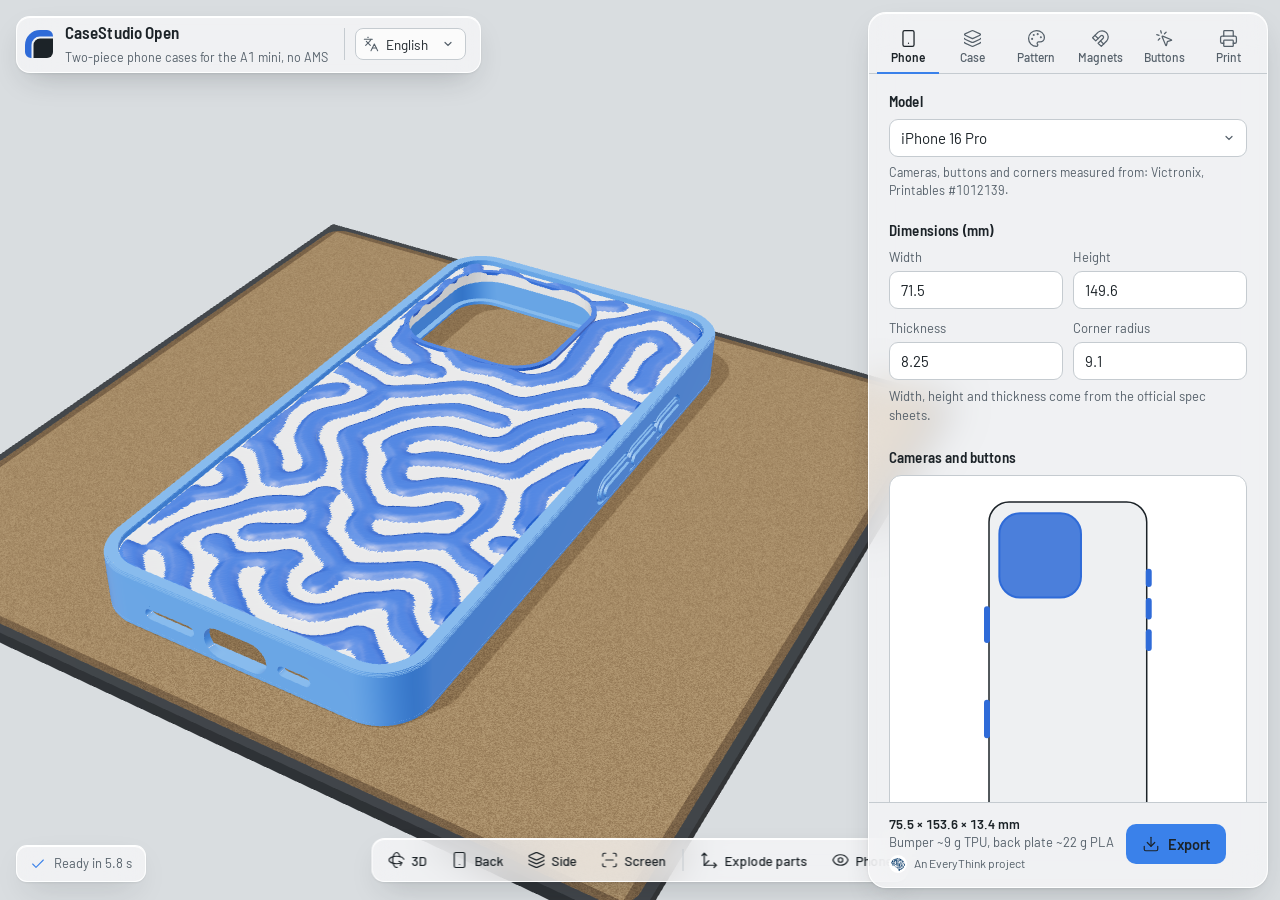
<file: index.html>
<!doctype html>
<html lang="en">
<!-- avoid-ai-design-ignore: K7 (gli stili :focus-visible sono in css/style.css) -->
<head>
<meta charset="utf-8">
<meta name="viewport" content="width=device-width, initial-scale=1, viewport-fit=cover">
<title>CaseStudio Open</title>
<meta name="description" content="Generatore parametrico di cover per telefono in due pezzi, stampabili su Bambu Lab A1 mini senza AMS.">
<meta name="theme-color" content="#d9dde0">
<link rel="icon" href="assets/brand/favicon.ico" sizes="32x32">
<link rel="icon" type="image/svg+xml" href="assets/brand/favicon.svg">
<link rel="apple-touch-icon" href="assets/brand/apple-touch-icon.png">
<link rel="manifest" href="assets/brand/site.webmanifest">
<link rel="preconnect" href="https://fonts.googleapis.com">
<link rel="preconnect" href="https://fonts.gstatic.com" crossorigin>
<link href="https://fonts.googleapis.com/css2?family=Barlow:wght@400;500;600&family=Barlow+Semi+Condensed:wght@600&display=swap" rel="stylesheet">
<link rel="stylesheet" href="css/style.css">
<script type="importmap">{ "imports": { "three": "./vendor/three.module.min.js" } }</script>
</head>
<body>
<main class="stage">
  <canvas id="cv" tabindex="0" data-i18n-aria="Anteprima 3D della cover sul piano di stampa. Trascina per ruotare, rotella per lo zoom."></canvas>

  <div class="brandbar glass">
    <img src="assets/logo.svg" alt="" width="32" height="32">
    <div><b>CaseStudio Open</b><small data-i18n="Cover in due pezzi per A1 mini, senza AMS"></small></div>
    <label class="lang"><svg class="i" aria-hidden="true"><use href="sprite.svg#languages"/></svg><select id="lang"></select></label>
  </div>

  <div class="views glass" role="toolbar" data-i18n-aria="Vista">
    <button class="tb" data-view="angle" data-i18n-aria="Vista prospettica"><svg class="i"><use href="sprite.svg#rotate-3d"/></svg><span data-i18n="3D"></span></button>
    <button class="tb" data-view="back" data-i18n-aria="Vista dall'alto, retro della cover"><svg class="i"><use href="sprite.svg#smartphone"/></svg><span data-i18n="Retro"></span></button>
    <button class="tb" data-view="side" data-i18n-aria="Vista laterale"><svg class="i"><use href="sprite.svg#layers"/></svg><span data-i18n="Lato"></span></button>
    <button class="tb" data-view="front" data-i18n-aria="Vista da sotto, lato schermo"><svg class="i"><use href="sprite.svg#scan-line"/></svg><span data-i18n="Schermo"></span></button>
    <i class="sep" aria-hidden="true"></i>
    <button class="tb" id="tgExplode" aria-pressed="false"><svg class="i"><use href="sprite.svg#move-3d"/></svg><span data-i18n="Separa i pezzi"></span></button>
    <button class="tb" id="tgPhone" aria-pressed="false"><svg class="i"><use href="sprite.svg#eye"/></svg><span data-i18n="Telefono"></span></button>
  </div>

  <div class="status glass" id="status" role="status" aria-live="polite">
    <svg class="i spin" id="stSpin"><use href="sprite.svg#loader-circle"/></svg>
    <span id="stText" data-i18n="Avvio del motore 3D"></span>
  </div>
</main>

<aside class="panel glass" id="panel" data-i18n-aria="Impostazioni della cover">
  <nav class="tabs" id="tabs" role="tablist"></nav>
  <div class="body" id="body"></div>
  <footer class="pf">
    <div>
      <div class="info" id="info" data-i18n="Calcolo in corso"></div>
      <a class="maker" href="https://github.com/fedcr/casestudio-open" target="_blank" rel="noopener"><img src="assets/everythink.png" alt="" width="18" height="18"><span data-i18n="Un progetto EveryThink"></span></a>
    </div>
    <button class="btn primary" id="goExport"><svg class="i"><use href="sprite.svg#download"/></svg><span data-i18n="Esporta"></span></button>
  </footer>
</aside>

<div class="toast glass" id="toast" role="alert" hidden></div>
<input type="file" id="file" accept="image/*,.svg" class="vh">
<script type="module" src="js/ui.js"></script>
</body>
</html>
</file>
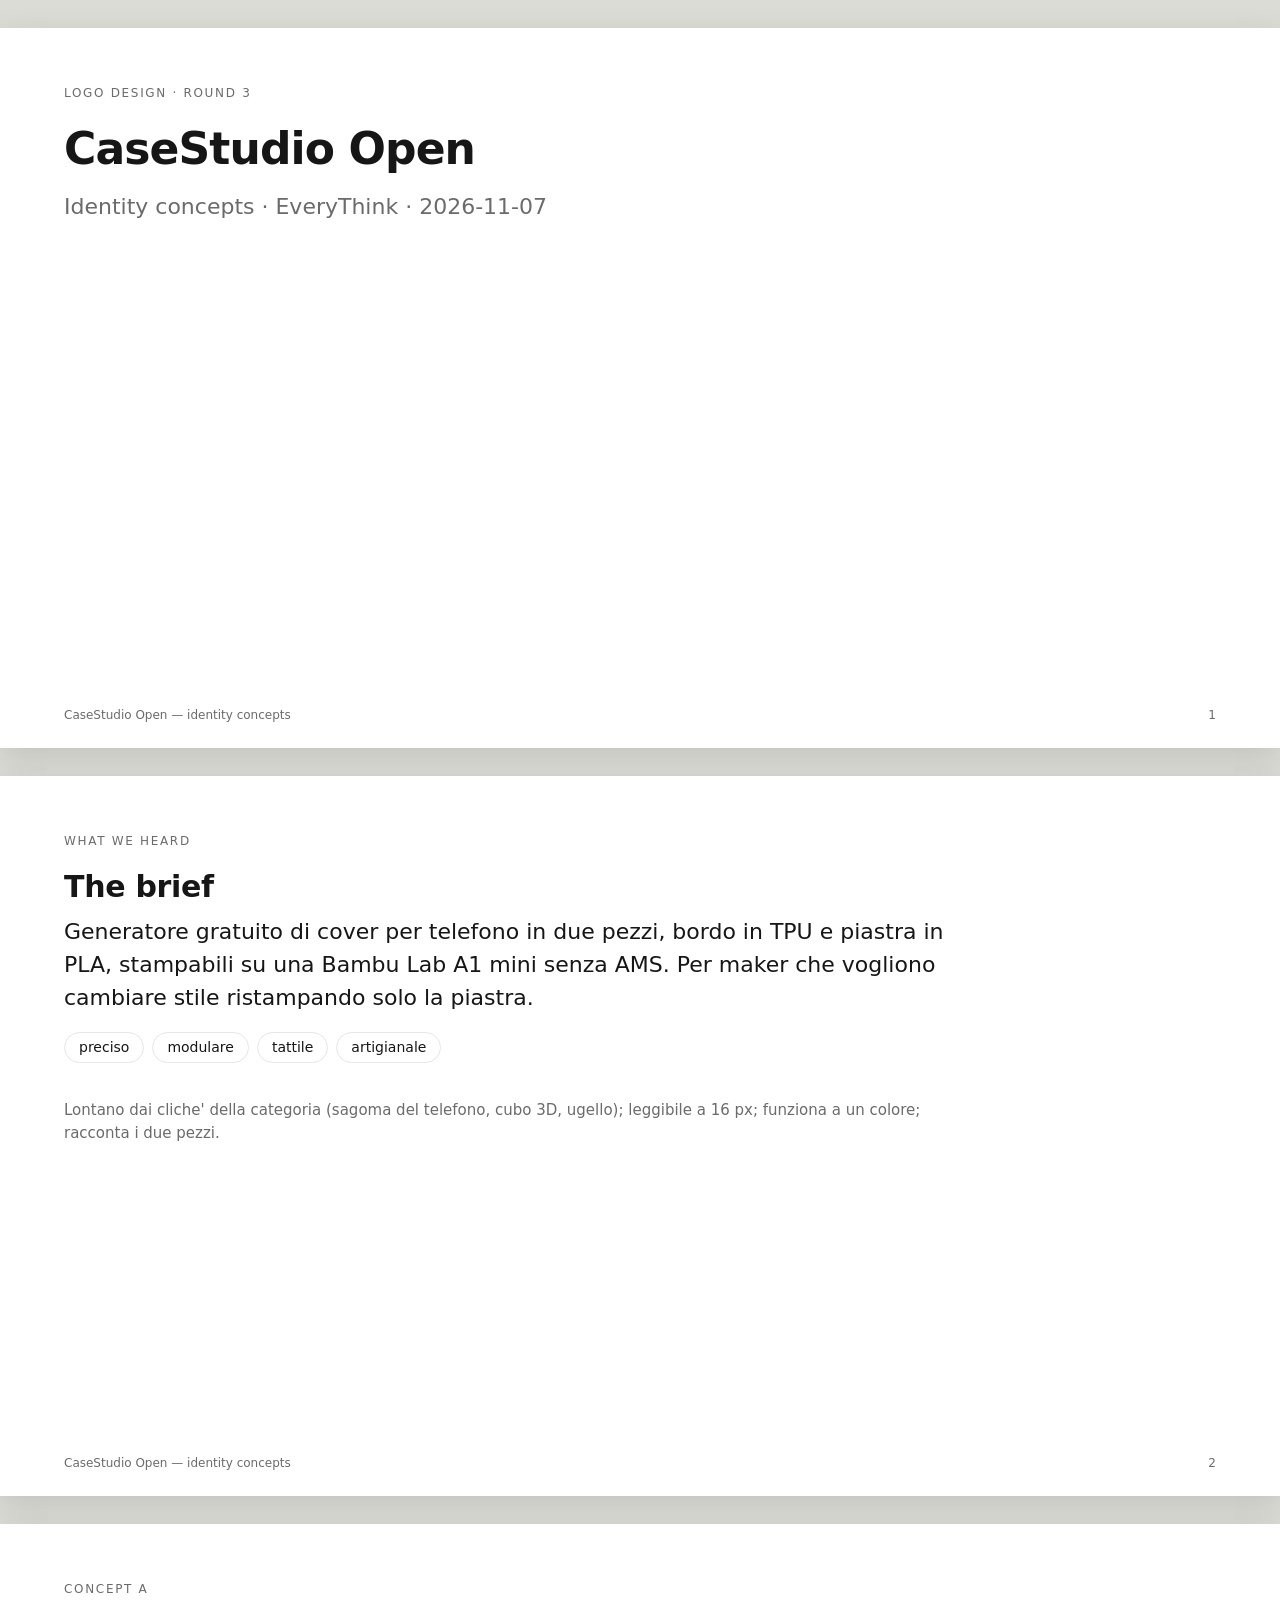
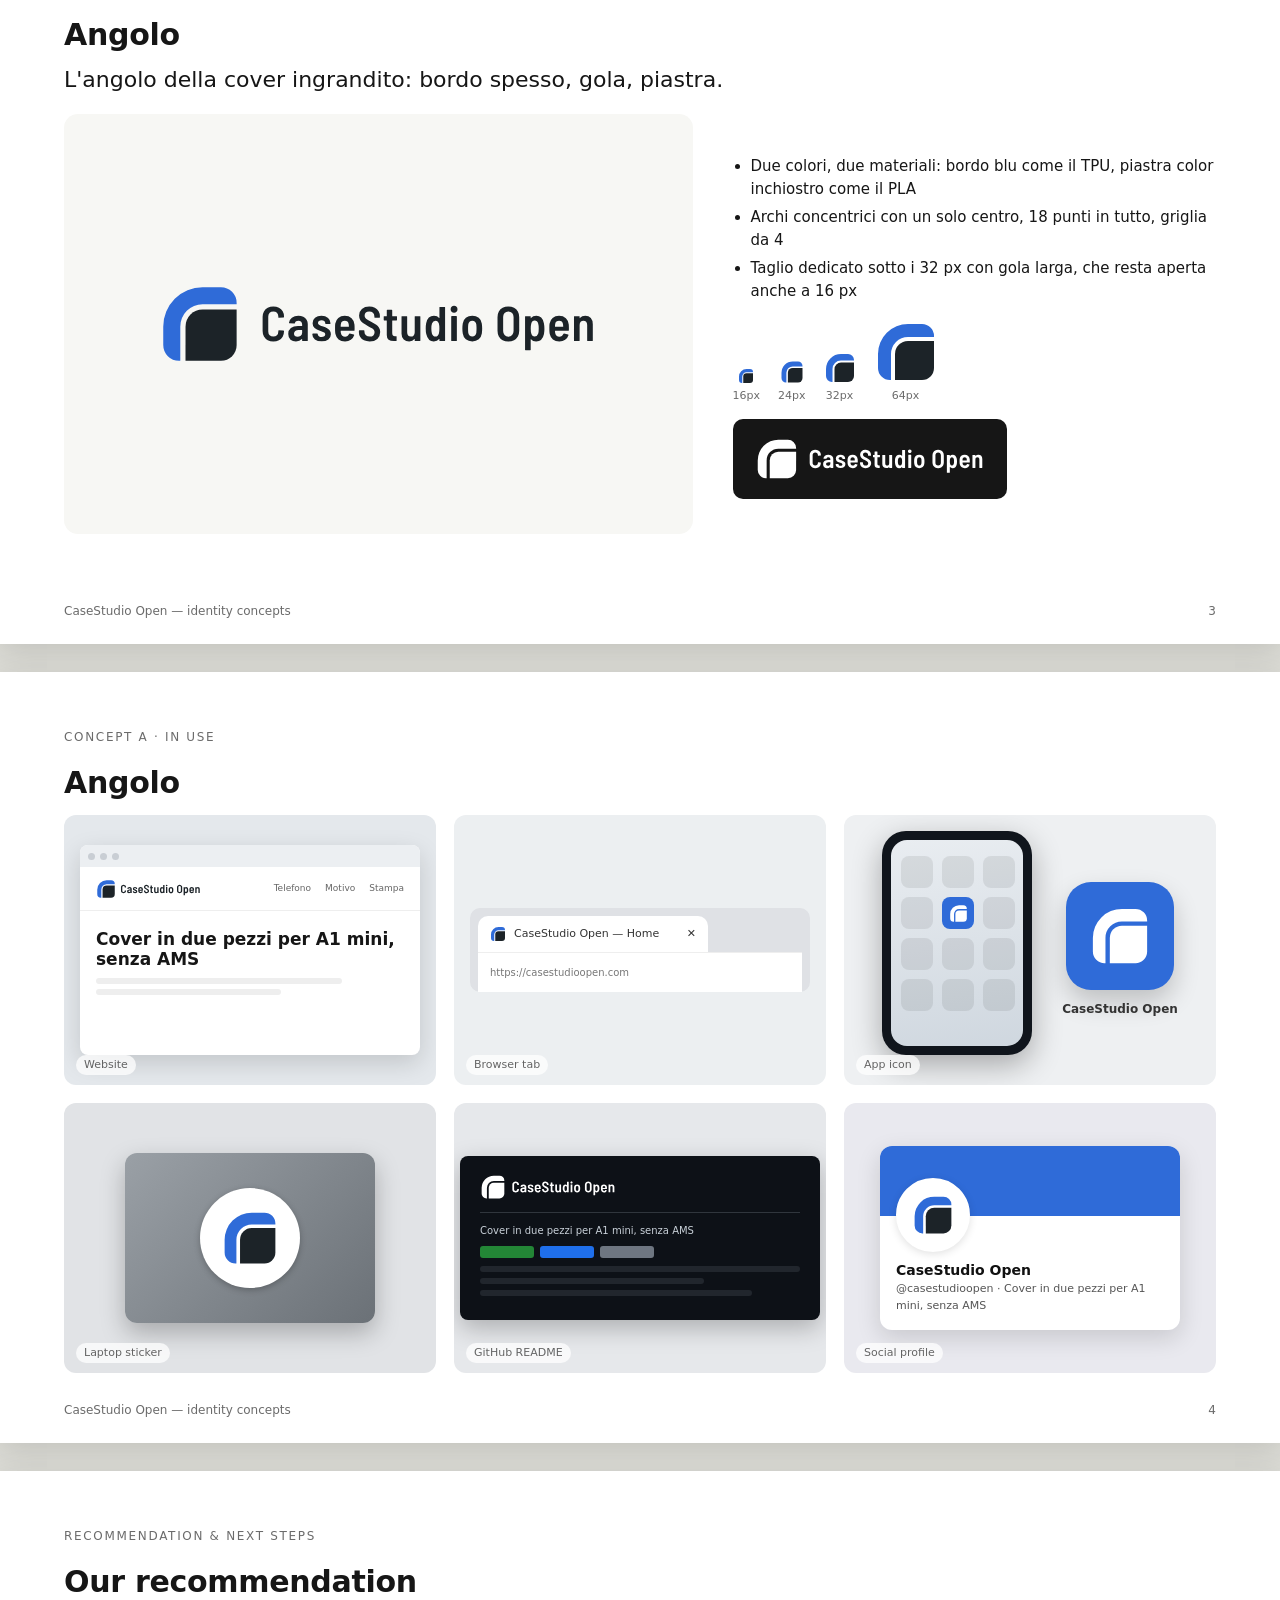
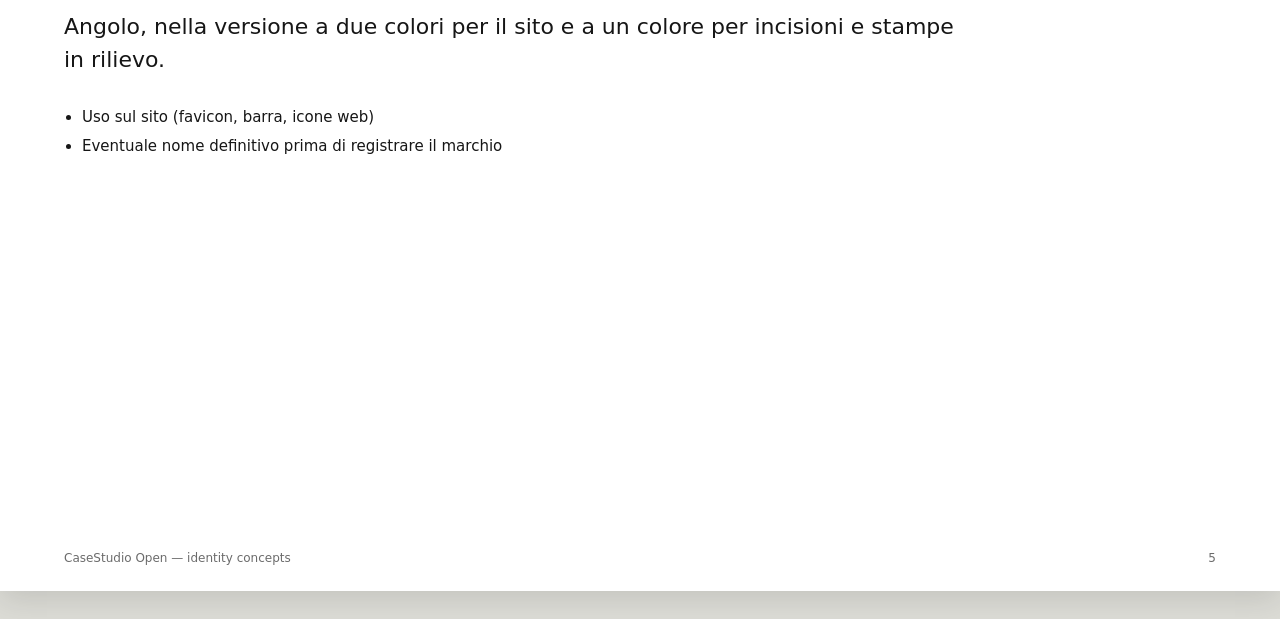
<file: brand/kit/presentation.html>
<!doctype html><html lang='en'><head><meta charset='utf-8'><title>CaseStudio Open — identity concepts</title><style>
:root{--ink:#161616;--muted:#6b6b6b;--line:#e6e6e2;--paper:#f7f7f4}
*{box-sizing:border-box}body{margin:0;background:#dcdcd6;font:15px/1.5 system-ui,-apple-system,Segoe UI,sans-serif;color:var(--ink)}
.slide{width:1280px;min-height:720px;margin:28px auto;background:#fff;box-shadow:0 8px 30px rgba(0,0,0,.12);padding:56px 64px 70px;position:relative;overflow:hidden}
.slide h1{font-size:44px;margin:0 0 8px;letter-spacing:-.02em}.slide h2{font-size:30px;margin:0 0 6px;letter-spacing:-.01em}
.kicker{font-size:12px;letter-spacing:.14em;text-transform:uppercase;color:var(--muted);margin-bottom:14px}
.idea{font-size:22px;max-width:900px;margin:6px 0 18px}.muted{color:var(--muted)}
.foot{position:absolute;left:64px;right:64px;bottom:24px;display:flex;justify-content:space-between;font-size:12px;color:var(--muted)}
.hero{display:grid;grid-template-columns:1.3fr 1fr;gap:40px;align-items:center}
.stage{height:420px;background:var(--paper);border-radius:14px;display:flex;align-items:center;justify-content:center}
.stage img{max-width:70%;max-height:62%}
ul.rat{padding-left:18px;margin:0}ul.rat li{margin:6px 0}
.sizes{display:flex;gap:18px;align-items:flex-end;margin-top:18px}.sizes div{display:flex;flex-direction:column;align-items:center;gap:4px;font-size:11px;color:var(--muted)}
.rev{background:#161616;border-radius:10px;padding:18px 22px;display:inline-flex;margin-top:14px}
.mock{display:grid;grid-template-columns:repeat(3,1fr);gap:18px;margin-top:10px}
.m{height:270px;border-radius:12px;overflow:hidden;position:relative;display:flex;align-items:center;justify-content:center}
.m .lbl{position:absolute;left:12px;bottom:10px;font-size:11px;color:rgba(0,0,0,.6);background:rgba(255,255,255,.75);padding:2px 8px;border-radius:20px}
.bc{width:250px;height:143px;background:#fff;border-radius:5px;box-shadow:0 10px 26px rgba(0,0,0,.22);padding:16px;display:flex;flex-direction:column;justify-content:space-between;transform:translate(-50px,-38px) rotate(-4deg)}
.bc2{position:absolute;width:250px;height:143px;border-radius:5px;transform:translate(70px,52px) rotate(6deg);box-shadow:0 10px 26px rgba(0,0,0,.25);display:flex;align-items:center;justify-content:center}
.bc .t{font-size:9px;line-height:1.5;color:#333}
.phone{width:150px;height:224px;margin-bottom:14px;border-radius:24px;background:#10151c;padding:9px;box-shadow:0 10px 30px rgba(0,0,0,.3)}
.screen{width:100%;height:100%;border-radius:16px;background:linear-gradient(170deg,#e9edf1,#cfd7df);display:grid;grid-template-columns:repeat(3,1fr);gap:9px;padding:16px 10px;align-content:start}
.ai{width:32px;height:32px;border-radius:8px;background:rgba(0,0,0,.08);justify-self:center}
.bigapp{display:flex;flex-direction:column;align-items:center;gap:10px;font-size:12px;font-weight:600;color:#333;margin-left:30px}
.bigapp .bi{width:108px;height:108px;border-radius:25px;display:flex;align-items:center;justify-content:center;box-shadow:0 12px 26px rgba(0,0,0,.2)}
.web{width:340px;height:210px;background:#fff;border-radius:8px;box-shadow:0 8px 24px rgba(0,0,0,.15);overflow:hidden}
.web .bar{height:22px;background:#eceff2;display:flex;gap:5px;align-items:center;padding:0 8px}.web .bar i{width:7px;height:7px;border-radius:50%;background:#c9ced4}
.web .nav{height:44px;display:flex;align-items:center;padding:0 16px;gap:14px;font-size:9px;color:#666;border-bottom:1px solid #eee}
.web .hero2{padding:18px 16px}.web .hero2 b{display:block;font-size:17px;line-height:1.2;margin-bottom:8px}.web .hero2 span{display:block;height:6px;background:#eee;border-radius:3px;margin:5px 0;width:80%}
.sign{width:300px;height:190px;background:linear-gradient(#8c8f93,#6f7276);display:flex;flex-direction:column;align-items:center;padding-top:18px}
.sign .board{width:230px;height:74px;border-radius:6px;display:flex;align-items:center;justify-content:center;box-shadow:0 6px 16px rgba(0,0,0,.3)}
.sign .door{width:80px;height:80px;margin-top:18px;background:#3d4146;border-radius:3px 3px 0 0}
.tote{width:180px;height:210px;background:#efe7d8;border-radius:4px 4px 10px 10px;position:relative;display:flex;align-items:center;justify-content:center;box-shadow:0 8px 20px rgba(0,0,0,.15);margin-top:40px}
.tote:before{content:"";position:absolute;top:-46px;left:50%;transform:translateX(-50%);width:84px;height:70px;border:9px solid #e3d8c3;border-bottom:none;border-radius:50px 50px 0 0}
.social{width:300px;background:#fff;border-radius:12px;box-shadow:0 8px 24px rgba(0,0,0,.14);overflow:hidden}
.social .cover{height:70px}.social .av{width:74px;height:74px;border-radius:50%;background:#fff;border:4px solid #fff;margin:-38px 0 0 16px;display:flex;align-items:center;justify-content:center;box-shadow:0 2px 8px rgba(0,0,0,.12);overflow:hidden}
.social .meta{padding:8px 16px 16px;font-size:11px;color:#555}.social .meta b{font-size:14px;color:#111;display:block}
.cup{position:relative;width:150px;height:200px;margin-top:30px}
.cup .body{position:absolute;inset:0;background:#f4f1ea;clip-path:polygon(0 0,100% 0,86% 100%,14% 100%);display:flex;align-items:center;justify-content:center;box-shadow:inset -18px 0 24px rgba(0,0,0,.06)}
.cup .lid{position:absolute;left:-8px;right:-8px;top:-22px;height:24px;border-radius:8px 8px 3px 3px;background:#2b2b2b}
.cup .sleeve{position:absolute;left:6%;right:6%;top:36%;height:34%;clip-path:polygon(0 0,100% 0,96% 100%,4% 100%);display:flex;align-items:center;justify-content:center}
.bag{position:relative;width:170px;height:230px;background:#e9e2d6;border-radius:6px 6px 10px 10px;box-shadow:0 12px 26px rgba(0,0,0,.2);display:flex;flex-direction:column;align-items:center;padding-top:38px;gap:14px}
.bag:before{content:"";position:absolute;top:0;left:0;right:0;height:22px;background:repeating-linear-gradient(90deg,rgba(0,0,0,.08) 0 4px,transparent 4px 8px);border-radius:6px 6px 0 0}
.bag .label{width:118px;height:118px;border-radius:50%;background:#fff;display:flex;align-items:center;justify-content:center}
.bag .t{font-size:8px;letter-spacing:.14em;color:#555;text-transform:uppercase;padding:0 12px;text-align:center;line-height:1.4}
.sbag{position:relative;width:180px;height:210px;box-shadow:0 12px 26px rgba(0,0,0,.2);display:flex;align-items:center;justify-content:center;margin-top:30px}
.sbag:before{content:"";position:absolute;top:-40px;left:50%;transform:translateX(-50%);width:70px;height:56px;border:5px solid #333;border-bottom:none;border-radius:40px 40px 0 0}
.box{width:220px;height:150px;background:#f3efe6;box-shadow:14px 14px 0 rgba(0,0,0,.08),0 12px 26px rgba(0,0,0,.18);display:flex;align-items:center;justify-content:center;border-top:14px solid rgba(0,0,0,.06)}
.readme{width:360px;background:#0d1117;border-radius:8px;box-shadow:0 8px 24px rgba(0,0,0,.25);padding:18px 20px;color:#c9d1d9;font-size:10px}
.readme .rh{display:flex;align-items:center;gap:10px;border-bottom:1px solid #30363d;padding-bottom:12px;margin-bottom:10px}
.readme .badges{display:flex;gap:6px;margin:8px 0}.readme .badges i{display:block;width:54px;height:12px;border-radius:3px;background:#238636}.readme .badges i:nth-child(2){background:#1f6feb}.readme .badges i:nth-child(3){background:#6e7681}
.readme .ln{height:6px;background:#21262d;border-radius:3px;margin:6px 0}
.term{width:360px;background:#1e1e1e;border-radius:8px;box-shadow:0 8px 24px rgba(0,0,0,.3);overflow:hidden;font:10px/1.6 ui-monospace,Menlo,monospace;color:#d4d4d4}
.term .tb{height:22px;background:#2d2d2d;display:flex;gap:5px;align-items:center;padding:0 8px}.term .tb i{width:8px;height:8px;border-radius:50%;background:#555}
.term .tbody{padding:14px 16px;display:flex;gap:14px;align-items:center}
.sticker{width:250px;height:170px;background:linear-gradient(135deg,#9aa0a6,#6b7177);border-radius:12px;display:flex;align-items:center;justify-content:center;box-shadow:0 10px 24px rgba(0,0,0,.25)}
.sticker .s{width:100px;height:100px;border-radius:50%;background:#fff;display:flex;align-items:center;justify-content:center;box-shadow:0 2px 6px rgba(0,0,0,.25)}
.shirt{width:210px;height:220px;display:flex;align-items:center;justify-content:center;position:relative}
.shirt svg{position:absolute;inset:0}
.badge{width:170px;height:235px;background:#fff;border-radius:10px;box-shadow:0 10px 24px rgba(0,0,0,.2);display:flex;flex-direction:column;align-items:center;padding:20px 14px;gap:14px;position:relative;margin-top:30px}
.badge:before{content:"";position:absolute;top:-60px;left:50%;width:22px;height:62px;transform:translateX(-50%)}
.badge .hole{width:40px;height:8px;border-radius:4px;background:#ddd}.badge .nm{font-size:15px;font-weight:600}.badge .rl{font-size:10px;color:#777}
.pcard{position:relative;width:300px;height:189px;border-radius:14px;box-shadow:0 14px 30px rgba(0,0,0,.28);font:600 12px ui-monospace,Menlo,monospace}
.pcard .chip{position:absolute;left:22px;top:76px;width:40px;height:30px;border-radius:6px;background:linear-gradient(135deg,#e9d8a6,#c9a95c)}
.pcard .num{position:absolute;left:22px;top:122px;letter-spacing:.12em;font-size:14px}
.pcard .holder{position:absolute;left:22px;bottom:18px;font-size:10px;letter-spacing:.14em;opacity:.85}
.pcard .brandline{position:absolute;right:20px;bottom:16px;font:700 13px system-ui,sans-serif;opacity:.9}
.tabbar{width:340px;background:#dfe1e5;border-radius:10px;padding:8px 8px 0}
.tab{width:230px;height:36px;background:#fff;border-radius:10px 10px 0 0;display:flex;align-items:center;gap:8px;padding:0 12px;font-size:11px;color:#333}
.addr{height:40px;background:#fff;display:flex;align-items:center;padding:0 12px;font-size:10px;color:#777;border-top:1px solid #eee}
.cmp{display:grid;gap:22px;margin-top:20px}.cmp .c{background:var(--paper);border-radius:12px;padding:22px;display:flex;flex-direction:column;align-items:center;gap:12px}
.cmp img{max-height:120px;max-width:80%}
img.g{filter:grayscale(1)}img.w{filter:brightness(0) invert(1)}img.k{filter:brightness(0)}
.adj span{display:inline-block;border:1px solid var(--line);border-radius:20px;padding:4px 14px;margin:0 8px 8px 0;font-size:14px}
</style></head><body><section class="slide"><div class="kicker">Logo design · round 3</div>
<h1>CaseStudio Open</h1><p class="idea muted">Identity concepts · EveryThink · 2026-11-07</p>
<p class="muted" style="max-width:720px;margin-top:120px"></p><div class="foot"><span>CaseStudio Open — identity concepts</span><span>1</span></div></section><section class="slide"><div class="kicker">What we heard</div><h2>The brief</h2>
<p class="idea">Generatore gratuito di cover per telefono in due pezzi, bordo in TPU e piastra in PLA, stampabili su una Bambu Lab A1 mini senza AMS. Per maker che vogliono cambiare stile ristampando solo la piastra.</p><div class="adj"><span>preciso</span><span>modulare</span><span>tattile</span><span>artigianale</span></div>
<p class="muted" style="margin-top:28px;max-width:860px">Lontano dai cliche&#x27; della categoria (sagoma del telefono, cubo 3D, ugello); leggibile a 16 px; funziona a un colore; racconta i due pezzi.</p><div class="foot"><span>CaseStudio Open — identity concepts</span><span>2</span></div></section><section class="slide"><div class="kicker">Concept A</div><h2>Angolo</h2>
<p class="idea">L&#x27;angolo della cover ingrandito: bordo spesso, gola, piastra.</p>
<div class="hero"><div class="stage"><img class="" src="[data-uri]"></div>
<div><ul class="rat"><li>Due colori, due materiali: bordo blu come il TPU, piastra color inchiostro come il PLA</li><li>Archi concentrici con un solo centro, 18 punti in tutto, griglia da 4</li><li>Taglio dedicato sotto i 32 px con gola larga, che resta aperta anche a 16 px</li></ul><div class="sizes"><div><img class="" src="[data-uri]" style="height:16px">16px</div><div><img class="" src="[data-uri]" style="height:24px">24px</div><div><img class="" src="[data-uri]" style="height:32px">32px</div><div><img class="" src="[data-uri]" style="height:64px">64px</div></div><div class="rev"><img class="" src="[data-uri]" style="max-height:44px;max-width:300px"></div></div></div>
<div class="foot"><span>CaseStudio Open — identity concepts</span><span>3</span></div></section><section class="slide"><div class="kicker">Concept A · in use</div><h2>Angolo</h2>
<div class="mock"><div class="m" style="background:#e4e8ec"><div class="web"><div class="bar"><i></i><i></i><i></i></div><div class="nav"><img class="" src="[data-uri]" style="max-height:20px;max-width:110px"><span style="flex:1"></span><span>Telefono</span><span>Motivo</span><span>Stampa</span></div><div class="hero2"><b>Cover in due pezzi per A1 mini, senza AMS</b><span></span><span style="width:60%"></span></div></div><span class="lbl">Website</span></div><div class="m" style="background:#eceff1"><div class="tabbar"><div class="tab"><img class="" src="[data-uri]" style="width:16px;height:16px;object-fit:contain">CaseStudio Open — Home<span style="margin-left:auto">✕</span></div><div class="addr">https://casestudioopen.com</div></div><span class="lbl">Browser tab</span></div><div class="m" style="background:#eef0f2"><div class="phone"><div class="screen"><div class="ai"></div><div class="ai"></div><div class="ai"></div><div class="ai"></div><div class="ai" style="background:#2f6bd8;display:flex;align-items:center;justify-content:center"><img class="" src="[data-uri]" style="max-height:19px;max-width:21px"></div><div class="ai"></div><div class="ai"></div><div class="ai"></div><div class="ai"></div><div class="ai"></div><div class="ai"></div><div class="ai"></div></div></div><div class="bigapp"><div class="bi" style="background:#2f6bd8"><img class="" src="[data-uri]" style="max-height:62px;max-width:70px"></div>CaseStudio Open</div><span class="lbl">App icon</span></div><div class="m" style="background:#e1e3e6"><div class="sticker"><div class="s"><img class="" src="[data-uri]" style="max-height:58px;max-width:66px"></div></div><span class="lbl">Laptop sticker</span></div><div class="m" style="background:#e6e8eb"><div class="readme"><div class="rh"><img class="" src="[data-uri]" style="max-height:26px;max-width:180px"></div><div>Cover in due pezzi per A1 mini, senza AMS</div><div class="badges"><i></i><i></i><i></i></div><div class="ln"></div><div class="ln" style="width:70%"></div><div class="ln" style="width:85%"></div></div><span class="lbl">GitHub README</span></div><div class="m" style="background:#e9e9ef"><div class="social"><div class="cover" style="background:#2f6bd8"></div><div class="av"><img class="" src="[data-uri]" style="max-height:42px;max-width:50px"></div><div class="meta"><b>CaseStudio Open</b>@casestudioopen · Cover in due pezzi per A1 mini, senza AMS</div></div><span class="lbl">Social profile</span></div></div><div class="foot"><span>CaseStudio Open — identity concepts</span><span>4</span></div></section><section class="slide"><div class="kicker">Recommendation & next steps</div><h2>Our recommendation</h2>
<p class="idea">Angolo, nella versione a due colori per il sito e a un colore per incisioni e stampe in rilievo.</p>
<ul class="rat" style="margin-top:30px"><li>Uso sul sito (favicon, barra, icone web)</li><li>Eventuale nome definitivo prima di registrare il marchio</li></ul><div class="foot"><span>CaseStudio Open — identity concepts</span><span>5</span></div></section></body></html>
</file>
<file: css/style.css>
/* CaseStudio Open: strumento chiaro da banco di lavoro.
   Fondo alluminio, pannelli in vetro solo sopra la vista 3D, accento = colore del filamento. */
:root {
  --ground: #d9dde0;       /* alluminio: fondo della scena */
  --paper: #f4f5f6;        /* carta: superfici dei pannelli */
  --ink: #1c2328;          /* inchiostro ardesia: testo */
  --graphite: #55606a;     /* testo secondario, 6:1 su carta */
  --rule: #c5cbd0;         /* filetti e bordi */
  --pei: #9a7442;          /* bronzo PEI: solo il piano di stampa */
  --warn-ink: #8a4b05; --warn-bg: #fdf0dc; --warn-rule: #e7bf86;
  --accent: #2f6bd8;       /* sovrascritto dal colore del bordo scelto */
  --accent-ui: #2f6bd8;    /* accento garantito leggibile su carta */
  --on-accent: #fff;
  --glass: rgba(246, 247, 248, .78);
  --glass-rule: rgba(255, 255, 255, .9);
  --shadow: 0 1px 2px rgba(28, 35, 40, .08), 0 12px 32px -12px rgba(28, 35, 40, .28);
  --font: 'Barlow', 'Segoe UI', system-ui, sans-serif;
  --font-cond: 'Barlow Semi Condensed', 'Barlow', 'Segoe UI', sans-serif;
  --ease: cubic-bezier(.16, 1, .3, 1);
  color-scheme: light;
  accent-color: var(--accent-ui);
}
* { box-sizing: border-box; }
html, body { height: 100%; margin: 0; }
body {
  background: var(--ground); color: var(--ink); font: 15px/1.45 var(--font);
  font-variant-numeric: tabular-nums; overflow: hidden; -webkit-font-smoothing: antialiased;
}
::selection { background: color-mix(in oklab, var(--accent-ui) 28%, white); color: var(--ink); }
input, textarea { caret-color: var(--accent-ui); }
.i { width: 18px; height: 18px; flex: none; }
.vh { position: absolute; width: 1px; height: 1px; opacity: 0; overflow: hidden; pointer-events: none; }
[hidden] { display: none !important; }
:where(button, input, select, textarea, a, label[tabindex], canvas):focus-visible { outline: 2px solid var(--accent-ui); outline-offset: 2px; }

/* vetro: solo per elementi che galleggiano sopra la vista 3D (richiesto dal brief: liquid glass)
   avoid-ai-design-ignore: K3 */
.glass {
  background: var(--glass);
  -webkit-backdrop-filter: blur(18px) saturate(140%); backdrop-filter: blur(18px) saturate(140%);
  border: 1px solid var(--glass-rule);
  box-shadow: var(--shadow), inset 0 1px 0 rgba(255, 255, 255, .95);
}

/* ---------- scena ---------- */
.stage { position: fixed; inset: 0; z-index: 1; }
#cv { width: 100%; height: 100%; display: block; touch-action: none; cursor: grab; }
#cv:active { cursor: grabbing; }

.brandbar { position: absolute; top: 16px; left: 16px; z-index: 3; display: flex; align-items: center; gap: 10px; padding: 6px 14px 6px 6px; border-radius: 14px; }
.brandbar img { width: 32px; height: 32px; display: block; }
.brandbar b { font: 600 17px/1 var(--font-cond); letter-spacing: .005em; }
.lang { position: relative; display: flex; align-items: center; margin-left: 6px; padding-left: 10px; border-left: 1px solid var(--rule); color: var(--graphite); }
.lang .i { position: absolute; left: 18px; width: 16px; height: 16px; pointer-events: none; }
.lang select { height: 32px; width: auto; padding: 0 28px 0 30px; border-radius: 8px; font-size: 13.5px; background-color: rgba(255, 255, 255, .7); }
.brandbar small { display: block; margin-top: 3px; font-size: 12.5px; color: var(--graphite); }

.views { position: absolute; left: 50%; bottom: 18px; transform: translateX(-50%); z-index: 3; display: flex; gap: 2px; padding: 4px; border-radius: 13px; }
.views .sep { width: 1px; margin: 6px 4px; background: var(--rule); }
.tb {
  display: inline-flex; align-items: center; gap: 6px; height: 34px; padding: 0 11px; border: 0; border-radius: 9px;
  background: transparent; color: var(--ink); font: 500 13.5px var(--font); cursor: pointer; transition: background .15s;
}
.tb:hover { background: rgba(28, 35, 40, .07); }
.tb[aria-pressed="true"] { background: var(--ink); color: var(--paper); }

.status { position: absolute; left: 16px; bottom: 18px; z-index: 3; display: flex; align-items: center; gap: 8px; padding: 8px 13px; border-radius: 11px; font-size: 13px; color: var(--graphite); max-width: calc(100% - 32px); }
.status .i { color: var(--accent-ui); width: 16px; height: 16px; }
.spin { animation: spin 1s linear infinite; }
.spin.idle { animation: none; }
@keyframes spin { to { transform: rotate(360deg); } }

/* ---------- pannello ---------- */
.panel { position: fixed; z-index: 4; top: 12px; right: 12px; bottom: 12px; width: 400px; border-radius: 18px; display: flex; flex-direction: column; overflow: hidden; }
.tabs { display: grid; grid-template-columns: repeat(6, 1fr); gap: 2px; padding: 8px 8px 0; border-bottom: 1px solid var(--rule); }
.tab {
  display: grid; justify-items: center; gap: 3px; padding: 8px 2px 9px; border: 0; border-bottom: 2px solid transparent; margin-bottom: -1px;
  background: none; color: var(--graphite); font: 500 12px/1 var(--font); cursor: pointer; transition: color .15s, border-color .15s;
}
.tab .i { width: 19px; height: 19px; }
.tab:hover { color: var(--ink); }
.tab[aria-selected="true"] { color: var(--ink); border-bottom-color: var(--accent-ui); font-weight: 600; }
.body { flex: 1; overflow-y: auto; padding: 6px 20px 20px; scrollbar-width: thin; scrollbar-color: var(--rule) transparent; }
.body::-webkit-scrollbar { width: 8px; } .body::-webkit-scrollbar-thumb { background: var(--rule); border-radius: 8px; }
.body h2 { font: 600 15px/1.2 var(--font-cond); letter-spacing: .01em; margin: 22px 0 9px; color: var(--ink); }
.body h2:first-child { margin-top: 12px; }
.count { color: var(--graphite); font-weight: 400; }
.hint { color: var(--graphite); font-size: 13px; line-height: 1.5; margin: 7px 0 0; max-width: 62ch; }
.hint b { color: var(--ink); font-weight: 600; }
.pf { display: flex; align-items: center; gap: 12px; padding: 12px 14px 14px 20px; border-top: 1px solid var(--rule); }
.info { flex: 1; font-size: 13px; line-height: 1.4; color: var(--graphite); }
.info b { color: var(--ink); font-weight: 600; }
.maker { display: flex; align-items: center; gap: 7px; margin-top: 4px; font-size: 12px; color: var(--graphite); text-decoration: none; }
.maker img { width: 18px; height: 18px; border-radius: 50%; }
.maker:hover { color: var(--ink); }

/* ---------- controlli ---------- */
.row { display: grid; grid-template-columns: 1fr auto; align-items: center; gap: 2px 12px; margin: 10px 0; }
.row label { font-size: 14px; }
.row .val { font-size: 13.5px; font-weight: 500; color: var(--graphite); text-align: right; min-width: 56px; }
.row input[type=range] { grid-column: 1 / -1; }
input[type=range] { -webkit-appearance: none; appearance: none; width: 100%; height: 22px; background: transparent; cursor: pointer; margin: 0; }
input[type=range]::-webkit-slider-runnable-track { height: 4px; border-radius: 4px; background: linear-gradient(90deg, var(--accent-ui) var(--p, 50%), var(--rule) var(--p, 50%)); }
input[type=range]::-moz-range-track { height: 4px; border-radius: 4px; background: var(--rule); }
input[type=range]::-moz-range-progress { height: 4px; border-radius: 4px; background: var(--accent-ui); }
input[type=range]::-webkit-slider-thumb { -webkit-appearance: none; width: 18px; height: 18px; margin-top: -7px; border-radius: 50%; background: #fff; border: 1px solid var(--rule); box-shadow: 0 1px 3px rgba(28, 35, 40, .3); }
input[type=range]::-moz-range-thumb { width: 18px; height: 18px; border-radius: 50%; background: #fff; border: 1px solid var(--rule); box-shadow: 0 1px 3px rgba(28, 35, 40, .3); }
.field, select, input[type=text], input[type=number], textarea {
  width: 100%; height: 38px; padding: 0 11px; border-radius: 9px; border: 1px solid var(--rule); background: #fff; color: var(--ink); font: 15px var(--font);
  transition: border-color .15s;
}
.field:hover, select:hover, input[type=number]:hover { border-color: #9ea7ae; }
select { appearance: none; padding-right: 32px; background: #fff url("data:image/svg+xml,%3Csvg xmlns='http://www.w3.org/2000/svg' width='12' height='12' viewBox='0 0 24 24' fill='none' stroke='%2355606a' stroke-width='2.4' stroke-linecap='round'%3E%3Cpath d='m6 9 6 6 6-6'/%3E%3C/svg%3E") no-repeat right 11px center; }
.grid2 { display: grid; grid-template-columns: 1fr 1fr; gap: 10px; }
.fl { display: grid; gap: 4px; font-size: 13px; color: var(--graphite); }
.seg { display: flex; padding: 3px; gap: 2px; border-radius: 10px; background: rgba(28, 35, 40, .07); }
.seg button { flex: 1; min-height: 32px; padding: 0 6px; border: 0; border-radius: 8px; background: transparent; color: var(--graphite); font: 500 13.5px var(--font); cursor: pointer; transition: background .15s, color .15s; }
.seg button:hover { color: var(--ink); }
.seg button[aria-pressed="true"] { background: #fff; color: var(--ink); box-shadow: 0 1px 2px rgba(28, 35, 40, .18); }
.switch { display: flex; align-items: center; justify-content: space-between; gap: 12px; margin: 12px 0; font-size: 14px; cursor: pointer; }
.switch input { position: absolute; opacity: 0; }
.switch .tr { width: 38px; height: 22px; border-radius: 99px; background: #b9c0c6; position: relative; flex: none; transition: background .2s; }
.switch .tr::after { content: ''; position: absolute; top: 2px; left: 2px; width: 18px; height: 18px; border-radius: 50%; background: #fff; transition: transform .2s var(--ease); box-shadow: 0 1px 2px rgba(28, 35, 40, .3); }
.switch input:checked + .tr { background: var(--accent-ui); }
.switch input:checked + .tr::after { transform: translateX(16px); }
.switch input:focus-visible + .tr { outline: 2px solid var(--accent-ui); outline-offset: 2px; }

.btn {
  display: inline-flex; align-items: center; justify-content: center; gap: 8px; height: 40px; padding: 0 15px; border-radius: 10px;
  border: 1px solid var(--rule); background: #fff; color: var(--ink); font: 500 14.5px var(--font); cursor: pointer; transition: background .15s, transform .1s;
}
.btn:hover { background: #eef0f2; }
.btn:active { transform: translateY(1px); }
.btn.primary { background: var(--accent-ui); border-color: transparent; color: var(--on-accent); font-weight: 600; }
.btn.primary:hover { background: color-mix(in oklab, var(--accent-ui) 88%, black); }
.btn.sm { height: 34px; padding: 0 12px; font-size: 13.5px; }
.btn.wide { width: 100%; }
.btns { display: grid; gap: 8px; margin-top: 10px; }
.btns.two { grid-template-columns: 1fr 1fr; }
.btns.three { grid-template-columns: 1fr 1fr 1fr; }

.swatches { display: flex; gap: 14px; flex-wrap: wrap; }
.sw { display: grid; gap: 5px; justify-items: center; font-size: 12.5px; color: var(--graphite); }
.sw input { width: 42px; height: 42px; padding: 0; border: 1px solid var(--rule); border-radius: 50%; background: none; cursor: pointer; overflow: hidden; }
.sw input::-webkit-color-swatch-wrapper { padding: 3px; } .sw input::-webkit-color-swatch { border: 0; border-radius: 50%; }
.sw input::-moz-color-swatch { border: 0; border-radius: 50%; }
.note { display: flex; gap: 10px; padding: 10px 12px; border-radius: 10px; margin: 12px 0; font-size: 13.5px; line-height: 1.5; background: var(--warn-bg); border: 1px solid var(--warn-rule); color: var(--warn-ink); }
.note.info { background: #fff; border-color: var(--rule); color: var(--ink); }
.note.info .i { color: var(--accent-ui); }
.note .i { margin-top: 1px; }
.btnrow { padding: 8px 0 4px; border-top: 1px solid var(--rule); }
.drop { display: grid; place-items: center; gap: 5px; padding: 20px 12px; text-align: center; border-radius: 12px; border: 1.5px dashed #9ea7ae; background: #fff; color: var(--graphite); cursor: pointer; transition: border-color .15s, background .15s; font-size: 14px; }
.drop:hover, .drop.over { border-color: var(--accent-ui); color: var(--ink); }
.thumb { width: 100%; height: 120px; object-fit: contain; border-radius: 10px; background: #fff; border: 1px solid var(--rule); margin-top: 8px; }
.kv { display: grid; grid-template-columns: auto 1fr; gap: 4px 16px; font-size: 14px; color: var(--graphite); margin: 6px 0; }
.kv b { color: var(--ink); font-weight: 500; }
ol.steps { margin: 6px 0 0; padding-left: 20px; color: var(--graphite); font-size: 13.5px; line-height: 1.6; }
ol.steps b { color: var(--ink); font-weight: 600; }
.toast { position: fixed; left: 50%; bottom: 72px; transform: translateX(-50%); z-index: 20; padding: 10px 16px; border-radius: 11px; font-size: 14px; max-width: min(92vw, 520px); }

/* ---------- motivi ---------- */
.cats { display: flex; gap: 4px; flex-wrap: wrap; }
.cat { height: 30px; padding: 0 11px; border-radius: 8px; border: 1px solid var(--rule); background: #fff; color: var(--graphite); font: 500 13px var(--font); cursor: pointer; }
.cat:hover { color: var(--ink); }
.cat[aria-pressed="true"] { background: var(--ink); border-color: var(--ink); color: var(--paper); }
.pgrid { display: grid; grid-template-columns: repeat(4, 1fr); gap: 10px 8px; margin-top: 12px; }
.pitem { display: grid; gap: 5px; padding: 0; border: 0; background: none; color: var(--graphite); font: 500 12px/1.2 var(--font); cursor: pointer; text-align: center; }
.pitem canvas, .pitem .ph-icon { width: 100%; aspect-ratio: 1; border-radius: 9px; background: #fff; display: block; border: 1px solid var(--rule); transition: border-color .15s, box-shadow .15s; }
.pitem .ph-icon { display: grid; place-items: center; color: var(--graphite); }
.pitem:hover { color: var(--ink); }
.pitem:hover canvas, .pitem:hover .ph-icon { border-color: #9ea7ae; }
.pitem[aria-pressed="true"] { color: var(--ink); font-weight: 600; }
.pitem[aria-pressed="true"] canvas, .pitem[aria-pressed="true"] .ph-icon { border-color: var(--accent-ui); box-shadow: 0 0 0 2px var(--accent-ui); }

/* ---------- editor ---------- */
.editor { display: grid; place-items: center; padding: 10px; border-radius: 12px; background: #fff; border: 1px solid var(--rule); }
.editor canvas { max-width: 100%; touch-action: none; border-radius: 8px; }
.legend { display: flex; gap: 14px; flex-wrap: wrap; font-size: 12.5px; color: var(--graphite); margin-top: 8px; }
.legend i { display: inline-block; width: 10px; height: 10px; border-radius: 3px; margin-right: 6px; vertical-align: -1px; }
.shapes { display: grid; gap: 4px; margin-top: 10px; }
.shape { display: grid; grid-template-columns: 22px repeat(4, 1fr) 32px; gap: 5px; align-items: center; padding: 5px; border-radius: 10px; border: 1px solid transparent; color: var(--graphite); }
.shape .i { width: 16px; height: 16px; }
.shape.sel { border-color: var(--accent-ui); background: #fff; }
.shape input { height: 30px; padding: 0 6px; font-size: 13px; }
.shape button { height: 30px; border-radius: 8px; border: 1px solid var(--rule); background: #fff; color: var(--graphite); cursor: pointer; display: grid; place-items: center; }
.shape button:hover { color: var(--ink); }
.src { font-size: 12.5px; color: var(--graphite); margin-top: 6px; }

/* ---------- mobile ---------- */
@media (max-width: 900px) {
  .panel { top: auto; left: 8px; right: 8px; bottom: 8px; width: auto; height: 54vh; border-radius: 16px; }
  .views { bottom: calc(54vh + 18px); }
  .tb span { display: none; }
  .status { bottom: auto; top: 64px; }
  .brandbar small { display: none; }
}
@media (prefers-reduced-motion: reduce) { *, *::before, *::after { transition: none !important; animation: none !important; } }
</file>
